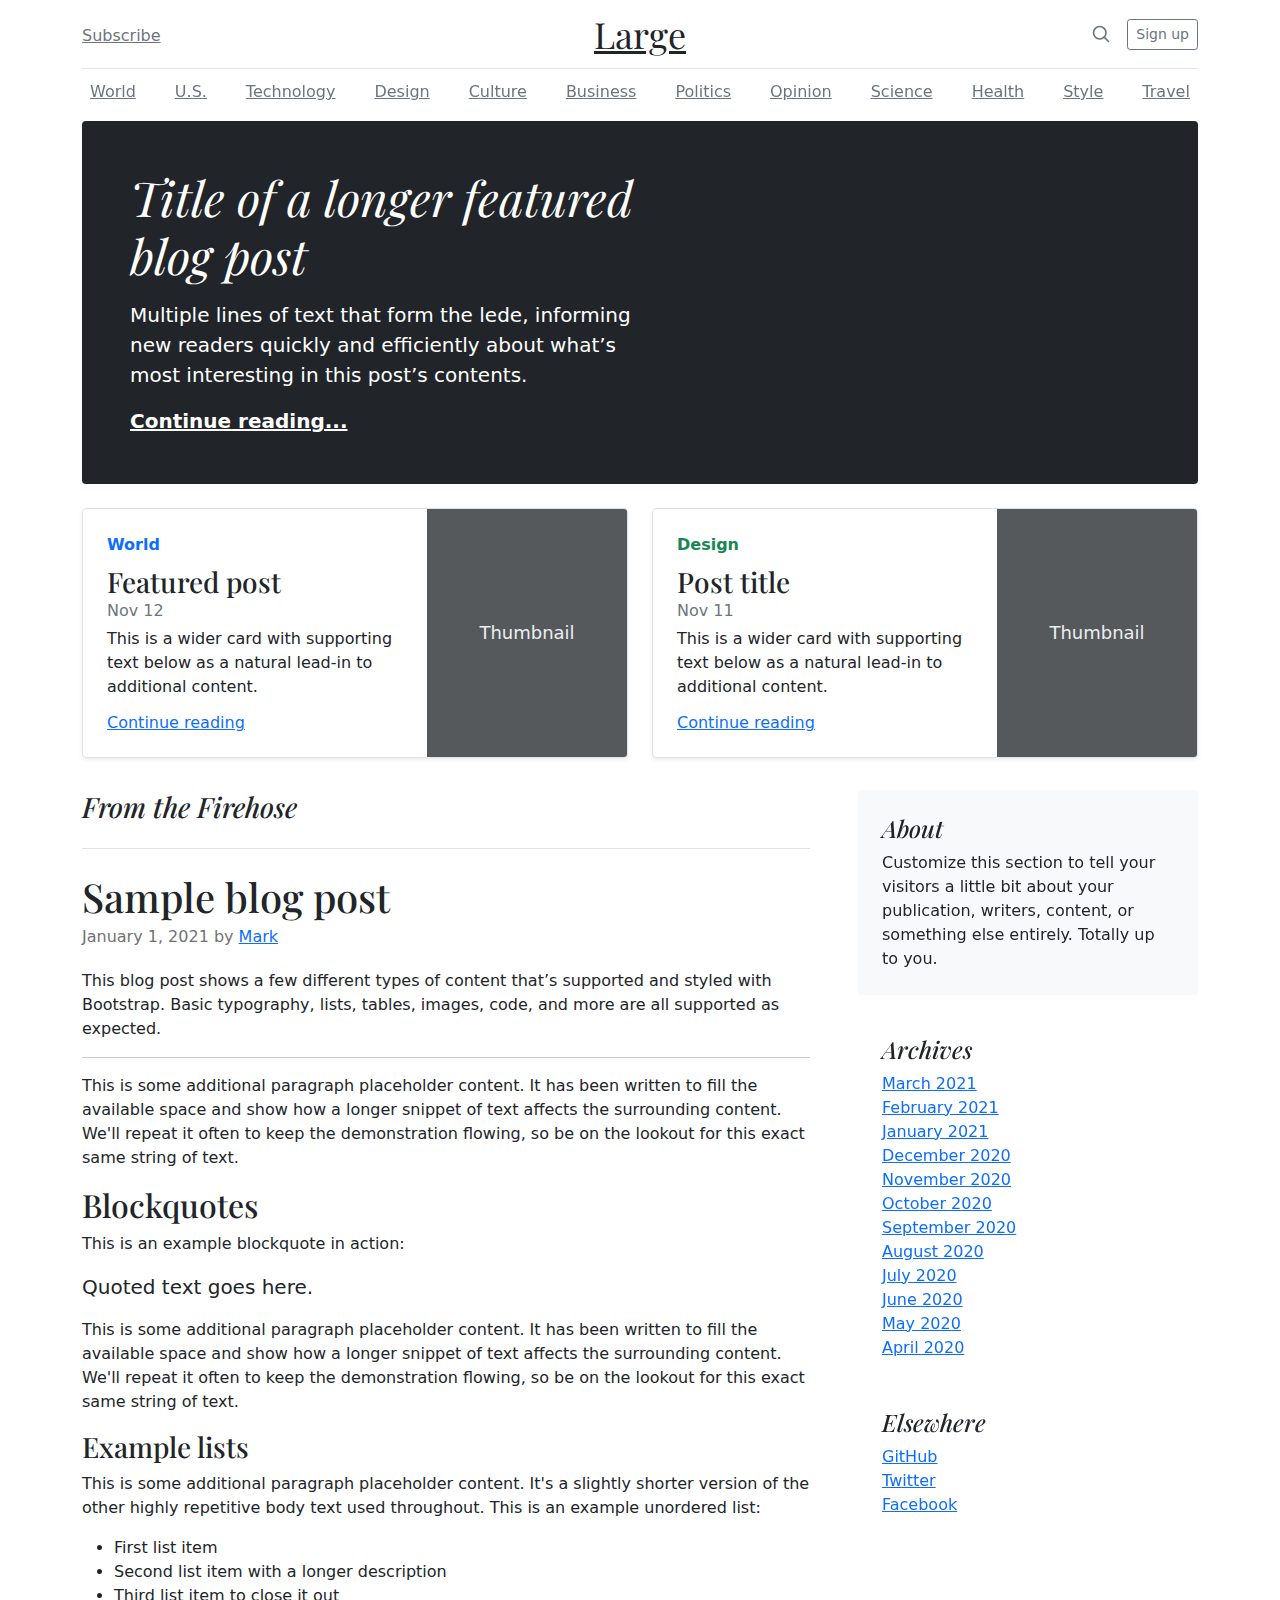
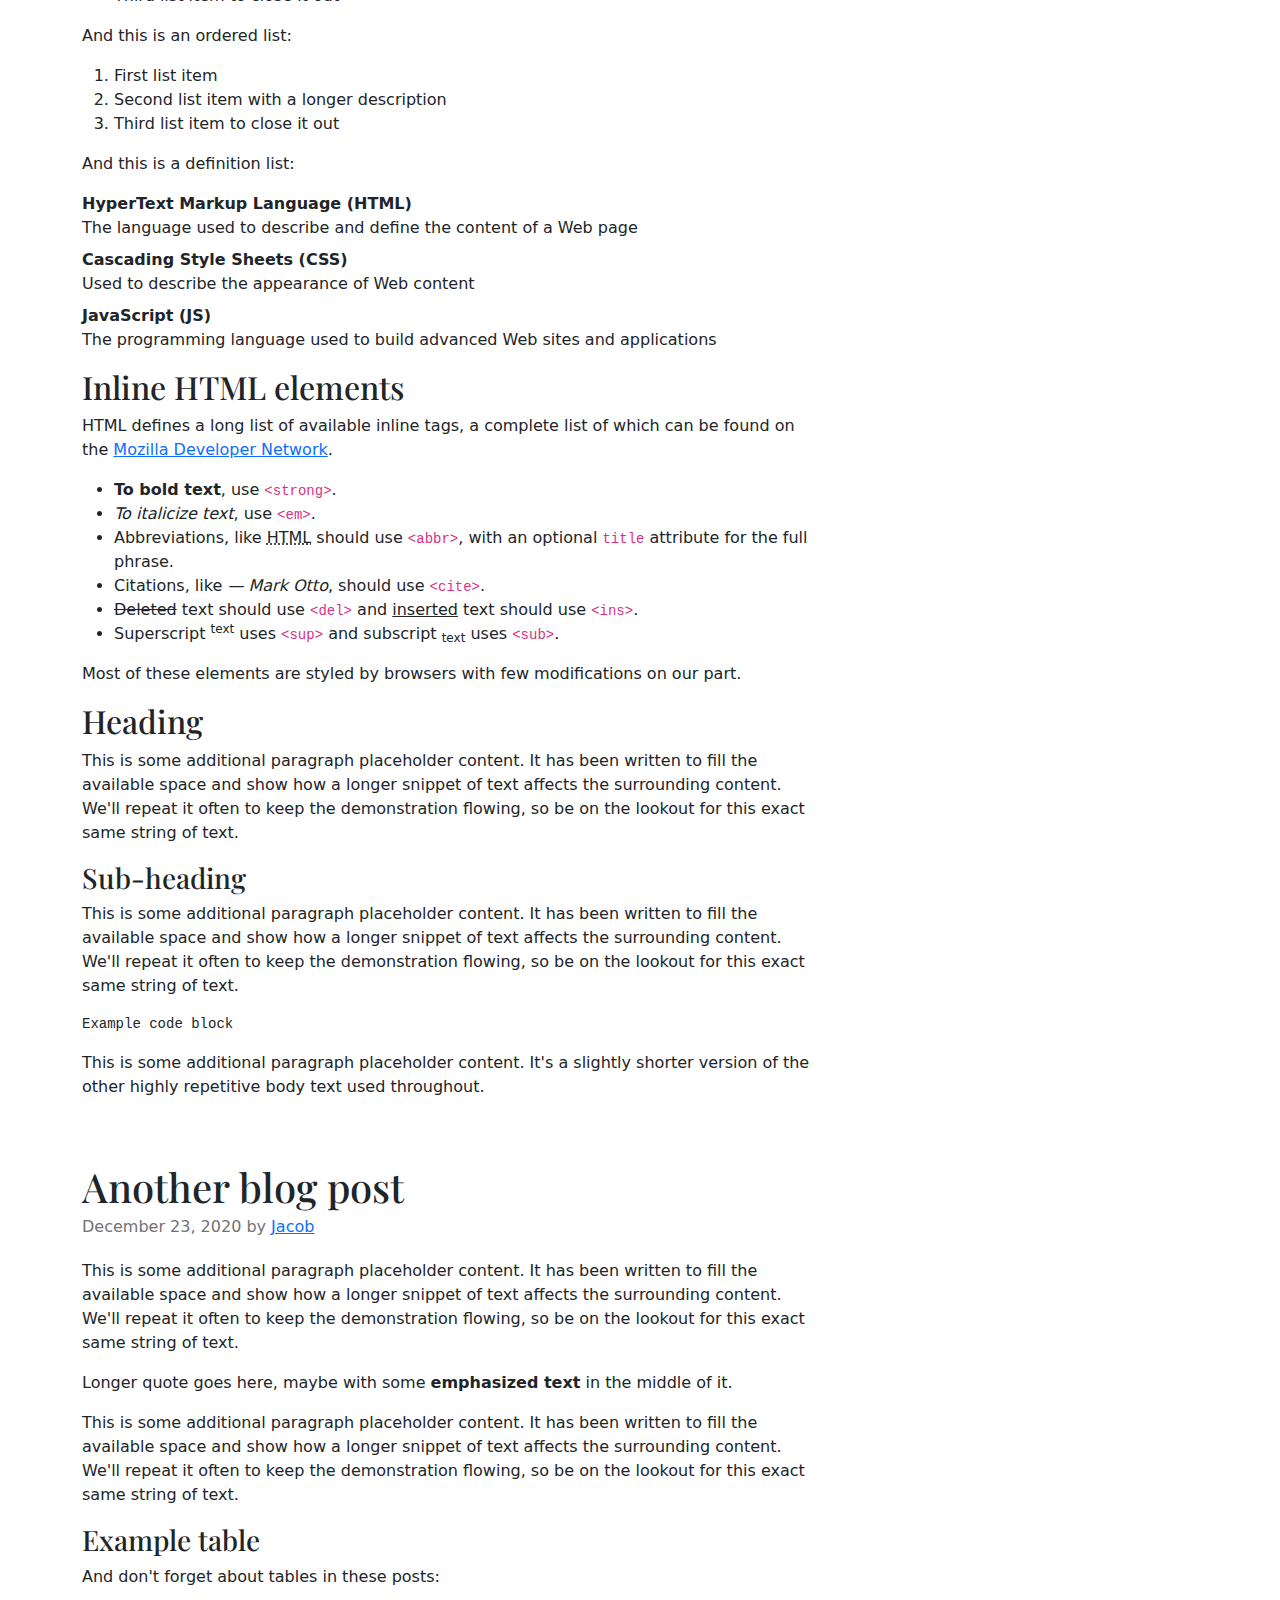
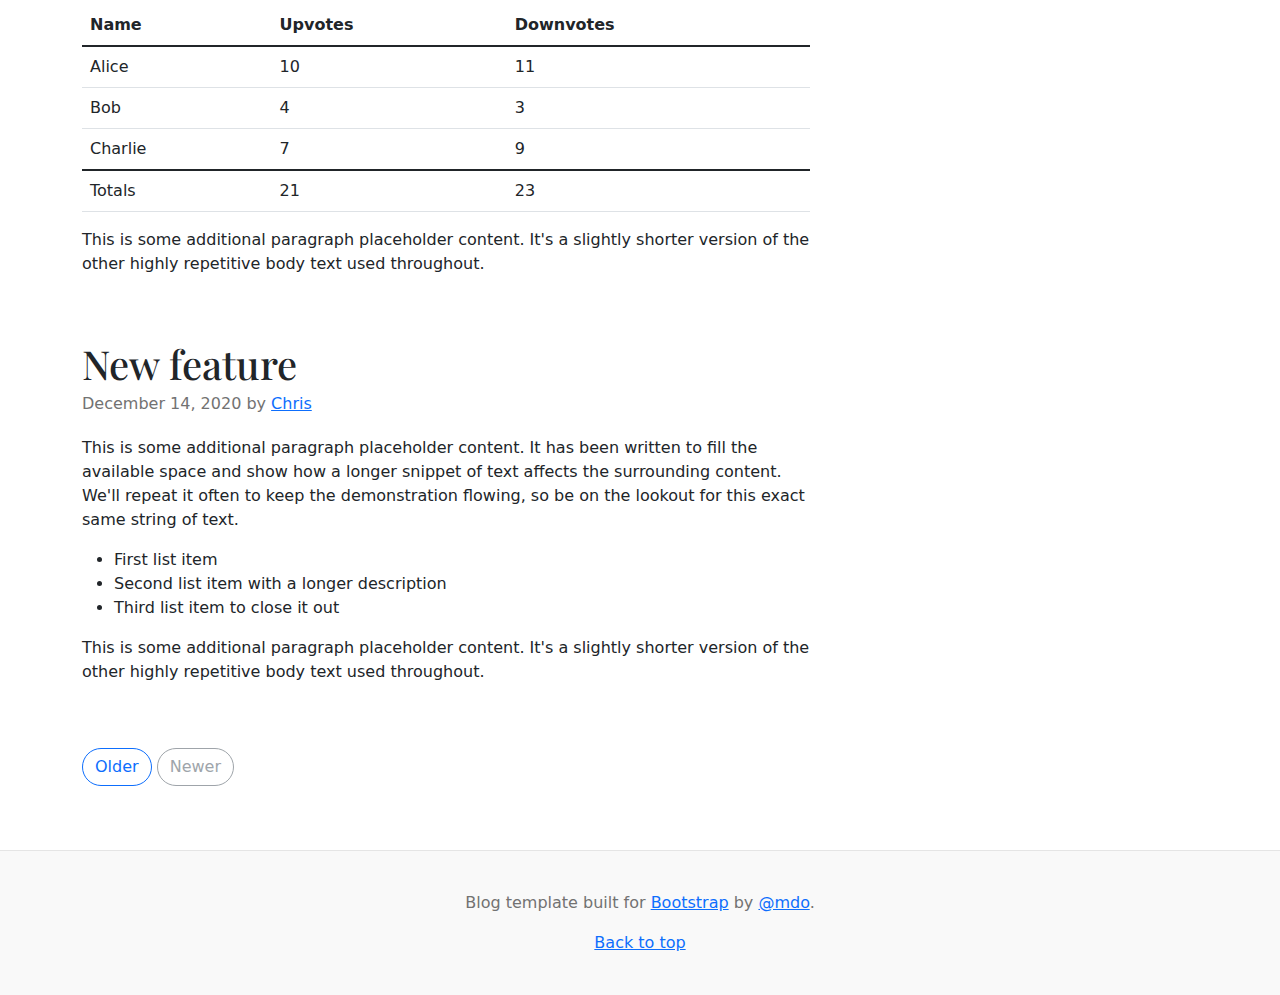
<file: Tugas3/case1/html/blog/index.html>
<!doctype html>
<html lang="en">
  <head>
    <meta charset="utf-8">
    <meta name="viewport" content="width=device-width, initial-scale=1">
    <meta name="description" content="">
    <meta name="author" content="Mark Otto, Jacob Thornton, and Bootstrap contributors">
    <meta name="generator" content="Hugo 0.88.1">
    <title>Blog Template · Bootstrap v5.1</title>

    <link rel="canonical" href="https://getbootstrap.com/docs/5.1/examples/blog/">

    

    <!-- Bootstrap core CSS -->
<link href="../assets/dist/css/bootstrap.min.css" rel="stylesheet">

    <style>
      .bd-placeholder-img {
        font-size: 1.125rem;
        text-anchor: middle;
        -webkit-user-select: none;
        -moz-user-select: none;
        user-select: none;
      }

      @media (min-width: 768px) {
        .bd-placeholder-img-lg {
          font-size: 3.5rem;
        }
      }
    </style>

    
    <!-- Custom styles for this template -->
    <link href="https://fonts.googleapis.com/css?family=Playfair&#43;Display:700,900&amp;display=swap" rel="stylesheet">
    <!-- Custom styles for this template -->
    <link href="blog.css" rel="stylesheet">
  </head>
  <body>
    
<div class="container">
  <header class="blog-header py-3">
    <div class="row flex-nowrap justify-content-between align-items-center">
      <div class="col-4 pt-1">
        <a class="link-secondary" href="#">Subscribe</a>
      </div>
      <div class="col-4 text-center">
        <a class="blog-header-logo text-dark" href="#">Large</a>
      </div>
      <div class="col-4 d-flex justify-content-end align-items-center">
        <a class="link-secondary" href="#" aria-label="Search">
          <svg xmlns="http://www.w3.org/2000/svg" width="20" height="20" fill="none" stroke="currentColor" stroke-linecap="round" stroke-linejoin="round" stroke-width="2" class="mx-3" role="img" viewBox="0 0 24 24"><title>Search</title><circle cx="10.5" cy="10.5" r="7.5"/><path d="M21 21l-5.2-5.2"/></svg>
        </a>
        <a class="btn btn-sm btn-outline-secondary" href="#">Sign up</a>
      </div>
    </div>
  </header>

  <div class="nav-scroller py-1 mb-2">
    <nav class="nav d-flex justify-content-between">
      <a class="p-2 link-secondary" href="#">World</a>
      <a class="p-2 link-secondary" href="#">U.S.</a>
      <a class="p-2 link-secondary" href="#">Technology</a>
      <a class="p-2 link-secondary" href="#">Design</a>
      <a class="p-2 link-secondary" href="#">Culture</a>
      <a class="p-2 link-secondary" href="#">Business</a>
      <a class="p-2 link-secondary" href="#">Politics</a>
      <a class="p-2 link-secondary" href="#">Opinion</a>
      <a class="p-2 link-secondary" href="#">Science</a>
      <a class="p-2 link-secondary" href="#">Health</a>
      <a class="p-2 link-secondary" href="#">Style</a>
      <a class="p-2 link-secondary" href="#">Travel</a>
    </nav>
  </div>
</div>

<main class="container">
  <div class="p-4 p-md-5 mb-4 text-white rounded bg-dark">
    <div class="col-md-6 px-0">
      <h1 class="display-4 fst-italic">Title of a longer featured blog post</h1>
      <p class="lead my-3">Multiple lines of text that form the lede, informing new readers quickly and efficiently about what’s most interesting in this post’s contents.</p>
      <p class="lead mb-0"><a href="#" class="text-white fw-bold">Continue reading...</a></p>
    </div>
  </div>

  <div class="row mb-2">
    <div class="col-md-6">
      <div class="row g-0 border rounded overflow-hidden flex-md-row mb-4 shadow-sm h-md-250 position-relative">
        <div class="col p-4 d-flex flex-column position-static">
          <strong class="d-inline-block mb-2 text-primary">World</strong>
          <h3 class="mb-0">Featured post</h3>
          <div class="mb-1 text-muted">Nov 12</div>
          <p class="card-text mb-auto">This is a wider card with supporting text below as a natural lead-in to additional content.</p>
          <a href="#" class="stretched-link">Continue reading</a>
        </div>
        <div class="col-auto d-none d-lg-block">
          <svg class="bd-placeholder-img" width="200" height="250" xmlns="http://www.w3.org/2000/svg" role="img" aria-label="Placeholder: Thumbnail" preserveAspectRatio="xMidYMid slice" focusable="false"><title>Placeholder</title><rect width="100%" height="100%" fill="#55595c"/><text x="50%" y="50%" fill="#eceeef" dy=".3em">Thumbnail</text></svg>

        </div>
      </div>
    </div>
    <div class="col-md-6">
      <div class="row g-0 border rounded overflow-hidden flex-md-row mb-4 shadow-sm h-md-250 position-relative">
        <div class="col p-4 d-flex flex-column position-static">
          <strong class="d-inline-block mb-2 text-success">Design</strong>
          <h3 class="mb-0">Post title</h3>
          <div class="mb-1 text-muted">Nov 11</div>
          <p class="mb-auto">This is a wider card with supporting text below as a natural lead-in to additional content.</p>
          <a href="#" class="stretched-link">Continue reading</a>
        </div>
        <div class="col-auto d-none d-lg-block">
          <svg class="bd-placeholder-img" width="200" height="250" xmlns="http://www.w3.org/2000/svg" role="img" aria-label="Placeholder: Thumbnail" preserveAspectRatio="xMidYMid slice" focusable="false"><title>Placeholder</title><rect width="100%" height="100%" fill="#55595c"/><text x="50%" y="50%" fill="#eceeef" dy=".3em">Thumbnail</text></svg>

        </div>
      </div>
    </div>
  </div>

  <div class="row g-5">
    <div class="col-md-8">
      <h3 class="pb-4 mb-4 fst-italic border-bottom">
        From the Firehose
      </h3>

      <article class="blog-post">
        <h2 class="blog-post-title">Sample blog post</h2>
        <p class="blog-post-meta">January 1, 2021 by <a href="#">Mark</a></p>

        <p>This blog post shows a few different types of content that’s supported and styled with Bootstrap. Basic typography, lists, tables, images, code, and more are all supported as expected.</p>
        <hr>
        <p>This is some additional paragraph placeholder content. It has been written to fill the available space and show how a longer snippet of text affects the surrounding content. We'll repeat it often to keep the demonstration flowing, so be on the lookout for this exact same string of text.</p>
        <h2>Blockquotes</h2>
        <p>This is an example blockquote in action:</p>
        <blockquote class="blockquote">
          <p>Quoted text goes here.</p>
        </blockquote>
        <p>This is some additional paragraph placeholder content. It has been written to fill the available space and show how a longer snippet of text affects the surrounding content. We'll repeat it often to keep the demonstration flowing, so be on the lookout for this exact same string of text.</p>
        <h3>Example lists</h3>
        <p>This is some additional paragraph placeholder content. It's a slightly shorter version of the other highly repetitive body text used throughout. This is an example unordered list:</p>
        <ul>
          <li>First list item</li>
          <li>Second list item with a longer description</li>
          <li>Third list item to close it out</li>
        </ul>
        <p>And this is an ordered list:</p>
        <ol>
          <li>First list item</li>
          <li>Second list item with a longer description</li>
          <li>Third list item to close it out</li>
        </ol>
        <p>And this is a definition list:</p>
        <dl>
          <dt>HyperText Markup Language (HTML)</dt>
          <dd>The language used to describe and define the content of a Web page</dd>
          <dt>Cascading Style Sheets (CSS)</dt>
          <dd>Used to describe the appearance of Web content</dd>
          <dt>JavaScript (JS)</dt>
          <dd>The programming language used to build advanced Web sites and applications</dd>
        </dl>
        <h2>Inline HTML elements</h2>
        <p>HTML defines a long list of available inline tags, a complete list of which can be found on the <a href="https://developer.mozilla.org/en-US/docs/Web/HTML/Element">Mozilla Developer Network</a>.</p>
        <ul>
          <li><strong>To bold text</strong>, use <code class="language-plaintext highlighter-rouge">&lt;strong&gt;</code>.</li>
          <li><em>To italicize text</em>, use <code class="language-plaintext highlighter-rouge">&lt;em&gt;</code>.</li>
          <li>Abbreviations, like <abbr title="HyperText Markup Langage">HTML</abbr> should use <code class="language-plaintext highlighter-rouge">&lt;abbr&gt;</code>, with an optional <code class="language-plaintext highlighter-rouge">title</code> attribute for the full phrase.</li>
          <li>Citations, like <cite>— Mark Otto</cite>, should use <code class="language-plaintext highlighter-rouge">&lt;cite&gt;</code>.</li>
          <li><del>Deleted</del> text should use <code class="language-plaintext highlighter-rouge">&lt;del&gt;</code> and <ins>inserted</ins> text should use <code class="language-plaintext highlighter-rouge">&lt;ins&gt;</code>.</li>
          <li>Superscript <sup>text</sup> uses <code class="language-plaintext highlighter-rouge">&lt;sup&gt;</code> and subscript <sub>text</sub> uses <code class="language-plaintext highlighter-rouge">&lt;sub&gt;</code>.</li>
        </ul>
        <p>Most of these elements are styled by browsers with few modifications on our part.</p>
        <h2>Heading</h2>
        <p>This is some additional paragraph placeholder content. It has been written to fill the available space and show how a longer snippet of text affects the surrounding content. We'll repeat it often to keep the demonstration flowing, so be on the lookout for this exact same string of text.</p>
        <h3>Sub-heading</h3>
        <p>This is some additional paragraph placeholder content. It has been written to fill the available space and show how a longer snippet of text affects the surrounding content. We'll repeat it often to keep the demonstration flowing, so be on the lookout for this exact same string of text.</p>
        <pre><code>Example code block</code></pre>
        <p>This is some additional paragraph placeholder content. It's a slightly shorter version of the other highly repetitive body text used throughout.</p>
      </article>

      <article class="blog-post">
        <h2 class="blog-post-title">Another blog post</h2>
        <p class="blog-post-meta">December 23, 2020 by <a href="#">Jacob</a></p>

        <p>This is some additional paragraph placeholder content. It has been written to fill the available space and show how a longer snippet of text affects the surrounding content. We'll repeat it often to keep the demonstration flowing, so be on the lookout for this exact same string of text.</p>
        <blockquote>
          <p>Longer quote goes here, maybe with some <strong>emphasized text</strong> in the middle of it.</p>
        </blockquote>
        <p>This is some additional paragraph placeholder content. It has been written to fill the available space and show how a longer snippet of text affects the surrounding content. We'll repeat it often to keep the demonstration flowing, so be on the lookout for this exact same string of text.</p>
        <h3>Example table</h3>
        <p>And don't forget about tables in these posts:</p>
        <table class="table">
          <thead>
            <tr>
              <th>Name</th>
              <th>Upvotes</th>
              <th>Downvotes</th>
            </tr>
          </thead>
          <tbody>
            <tr>
              <td>Alice</td>
              <td>10</td>
              <td>11</td>
            </tr>
            <tr>
              <td>Bob</td>
              <td>4</td>
              <td>3</td>
            </tr>
            <tr>
              <td>Charlie</td>
              <td>7</td>
              <td>9</td>
            </tr>
          </tbody>
          <tfoot>
            <tr>
              <td>Totals</td>
              <td>21</td>
              <td>23</td>
            </tr>
          </tfoot>
        </table>

        <p>This is some additional paragraph placeholder content. It's a slightly shorter version of the other highly repetitive body text used throughout.</p>
      </article>

      <article class="blog-post">
        <h2 class="blog-post-title">New feature</h2>
        <p class="blog-post-meta">December 14, 2020 by <a href="#">Chris</a></p>

        <p>This is some additional paragraph placeholder content. It has been written to fill the available space and show how a longer snippet of text affects the surrounding content. We'll repeat it often to keep the demonstration flowing, so be on the lookout for this exact same string of text.</p>
        <ul>
          <li>First list item</li>
          <li>Second list item with a longer description</li>
          <li>Third list item to close it out</li>
        </ul>
        <p>This is some additional paragraph placeholder content. It's a slightly shorter version of the other highly repetitive body text used throughout.</p>
      </article>

      <nav class="blog-pagination" aria-label="Pagination">
        <a class="btn btn-outline-primary" href="#">Older</a>
        <a class="btn btn-outline-secondary disabled">Newer</a>
      </nav>

    </div>

    <div class="col-md-4">
      <div class="position-sticky" style="top: 2rem;">
        <div class="p-4 mb-3 bg-light rounded">
          <h4 class="fst-italic">About</h4>
          <p class="mb-0">Customize this section to tell your visitors a little bit about your publication, writers, content, or something else entirely. Totally up to you.</p>
        </div>

        <div class="p-4">
          <h4 class="fst-italic">Archives</h4>
          <ol class="list-unstyled mb-0">
            <li><a href="#">March 2021</a></li>
            <li><a href="#">February 2021</a></li>
            <li><a href="#">January 2021</a></li>
            <li><a href="#">December 2020</a></li>
            <li><a href="#">November 2020</a></li>
            <li><a href="#">October 2020</a></li>
            <li><a href="#">September 2020</a></li>
            <li><a href="#">August 2020</a></li>
            <li><a href="#">July 2020</a></li>
            <li><a href="#">June 2020</a></li>
            <li><a href="#">May 2020</a></li>
            <li><a href="#">April 2020</a></li>
          </ol>
        </div>

        <div class="p-4">
          <h4 class="fst-italic">Elsewhere</h4>
          <ol class="list-unstyled">
            <li><a href="#">GitHub</a></li>
            <li><a href="#">Twitter</a></li>
            <li><a href="#">Facebook</a></li>
          </ol>
        </div>
      </div>
    </div>
  </div>

</main>

<footer class="blog-footer">
  <p>Blog template built for <a href="https://getbootstrap.com/">Bootstrap</a> by <a href="https://twitter.com/mdo">@mdo</a>.</p>
  <p>
    <a href="#">Back to top</a>
  </p>
</footer>


    
  </body>
</html>
</file>
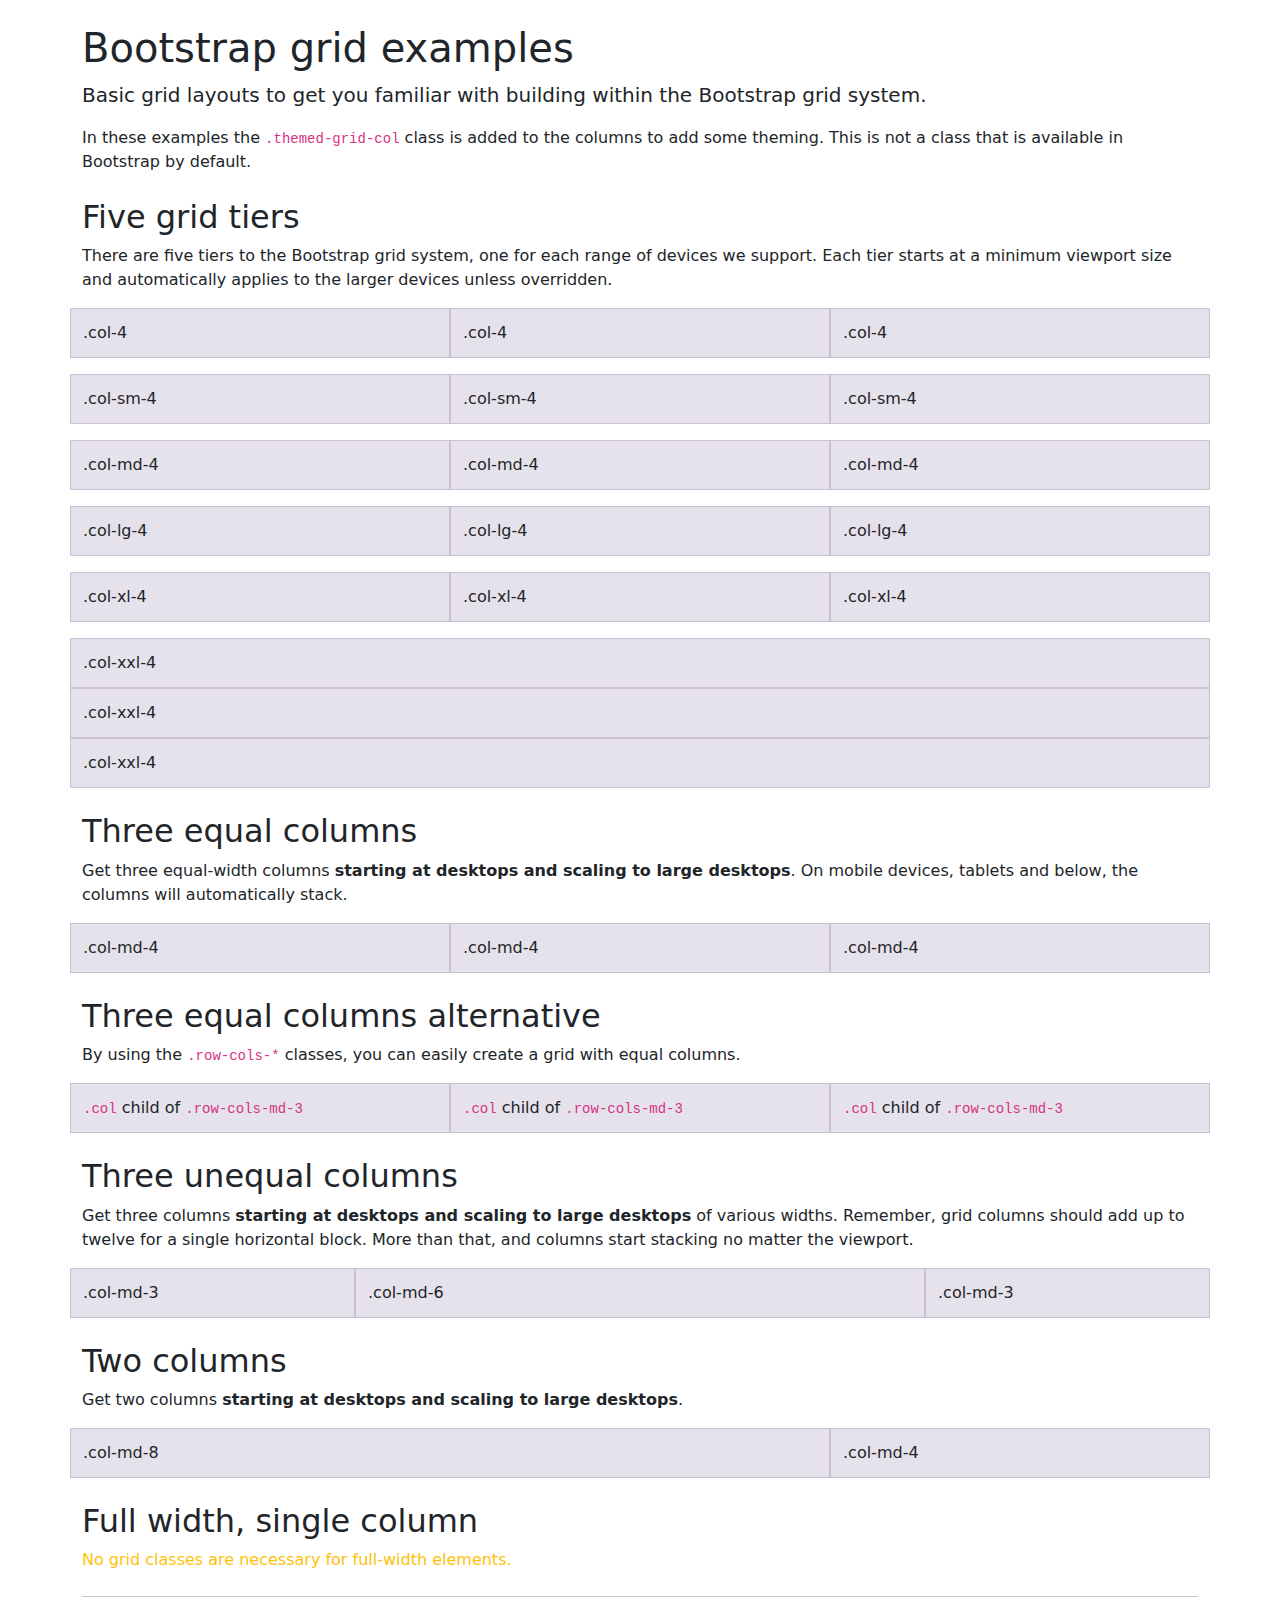
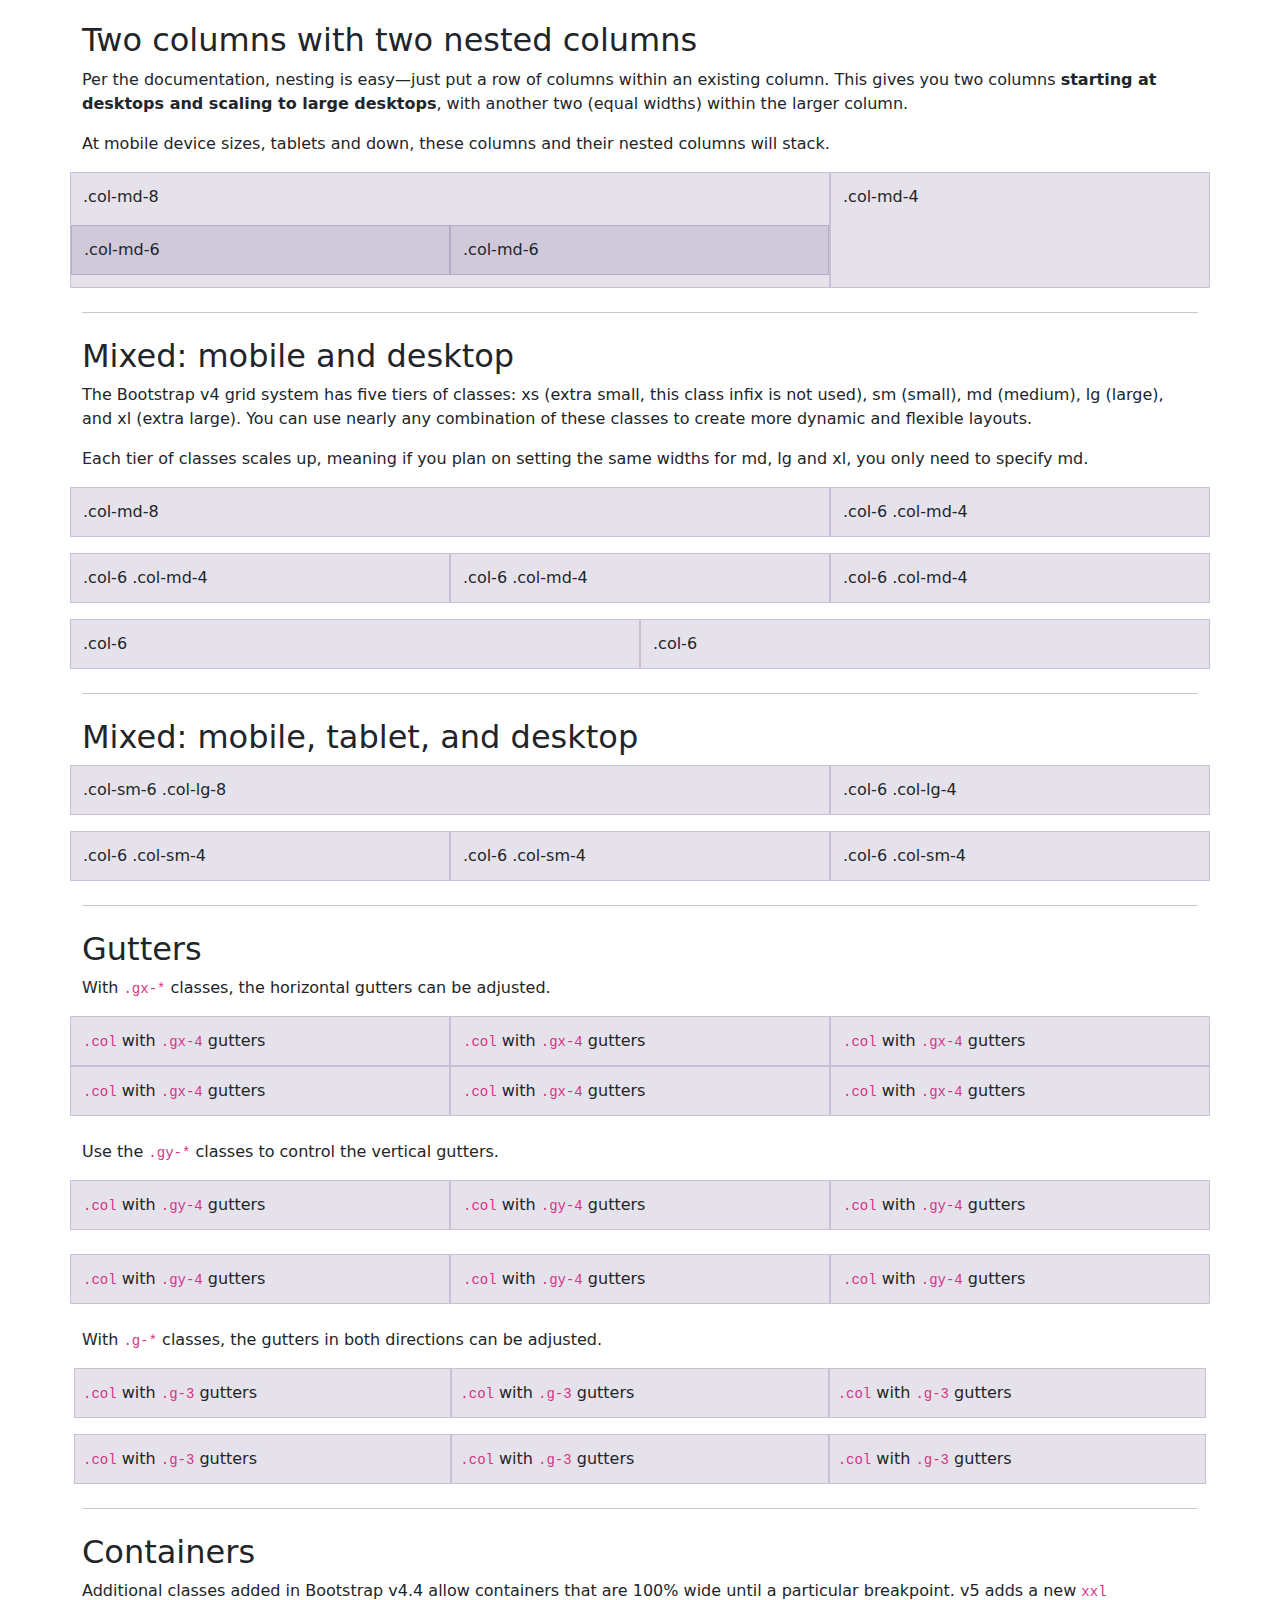
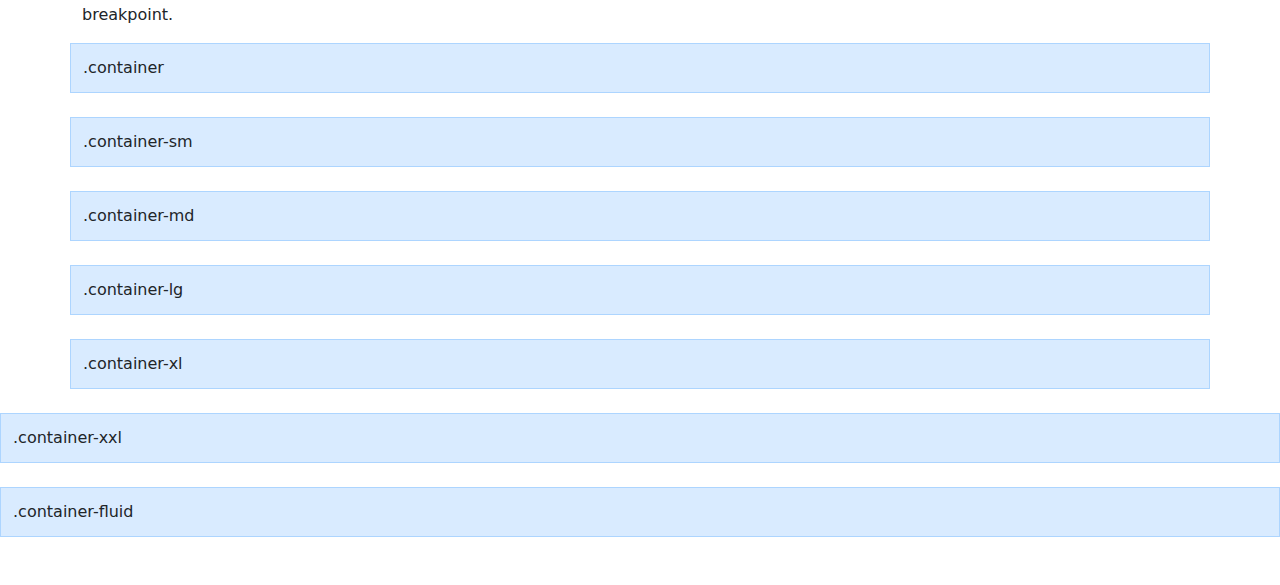
<file: Tugas3/case1/html/grid/index.html>
<!doctype html>
<html lang="en">
  <head>
    <meta charset="utf-8">
    <meta name="viewport" content="width=device-width, initial-scale=1">
    <meta name="description" content="">
    <meta name="author" content="Mark Otto, Jacob Thornton, and Bootstrap contributors">
    <meta name="generator" content="Hugo 0.88.1">
    <title>Grid Template · Bootstrap v5.1</title>

    <link rel="canonical" href="https://getbootstrap.com/docs/5.1/examples/grid/">

    

    <!-- Bootstrap core CSS -->
<link href="../assets/dist/css/bootstrap.min.css" rel="stylesheet">

    <style>
      .bd-placeholder-img {
        font-size: 1.125rem;
        text-anchor: middle;
        -webkit-user-select: none;
        -moz-user-select: none;
        user-select: none;
      }

      @media (min-width: 768px) {
        .bd-placeholder-img-lg {
          font-size: 3.5rem;
        }
      }
    </style>

    
    <!-- Custom styles for this template -->
    <link href="grid.css" rel="stylesheet">
  </head>
  <body class="py-4">
    
<main>
  <div class="container">

    <h1>Bootstrap grid examples</h1>
    <p class="lead">Basic grid layouts to get you familiar with building within the Bootstrap grid system.</p>
    <p>In these examples the <code>.themed-grid-col</code> class is added to the columns to add some theming. This is not a class that is available in Bootstrap by default.</p>

    <h2 class="mt-4">Five grid tiers</h2>
    <p>There are five tiers to the Bootstrap grid system, one for each range of devices we support. Each tier starts at a minimum viewport size and automatically applies to the larger devices unless overridden.</p>

    <div class="row mb-3">
      <div class="col-4 themed-grid-col">.col-4</div>
      <div class="col-4 themed-grid-col">.col-4</div>
      <div class="col-4 themed-grid-col">.col-4</div>
    </div>

    <div class="row mb-3">
      <div class="col-sm-4 themed-grid-col">.col-sm-4</div>
      <div class="col-sm-4 themed-grid-col">.col-sm-4</div>
      <div class="col-sm-4 themed-grid-col">.col-sm-4</div>
    </div>

    <div class="row mb-3">
      <div class="col-md-4 themed-grid-col">.col-md-4</div>
      <div class="col-md-4 themed-grid-col">.col-md-4</div>
      <div class="col-md-4 themed-grid-col">.col-md-4</div>
    </div>

    <div class="row mb-3">
      <div class="col-lg-4 themed-grid-col">.col-lg-4</div>
      <div class="col-lg-4 themed-grid-col">.col-lg-4</div>
      <div class="col-lg-4 themed-grid-col">.col-lg-4</div>
    </div>

    <div class="row mb-3">
      <div class="col-xl-4 themed-grid-col">.col-xl-4</div>
      <div class="col-xl-4 themed-grid-col">.col-xl-4</div>
      <div class="col-xl-4 themed-grid-col">.col-xl-4</div>
    </div>

    <div class="row mb-3">
      <div class="col-xxl-4 themed-grid-col">.col-xxl-4</div>
      <div class="col-xxl-4 themed-grid-col">.col-xxl-4</div>
      <div class="col-xxl-4 themed-grid-col">.col-xxl-4</div>
    </div>

    <h2 class="mt-4">Three equal columns</h2>
    <p>Get three equal-width columns <strong>starting at desktops and scaling to large desktops</strong>. On mobile devices, tablets and below, the columns will automatically stack.</p>
    <div class="row mb-3">
      <div class="col-md-4 themed-grid-col">.col-md-4</div>
      <div class="col-md-4 themed-grid-col">.col-md-4</div>
      <div class="col-md-4 themed-grid-col">.col-md-4</div>
    </div>

    <h2 class="mt-4">Three equal columns alternative</h2>
    <p>By using the <code>.row-cols-*</code> classes, you can easily create a grid with equal columns.</p>
    <div class="row row-cols-md-3 mb-3">
      <div class="col themed-grid-col"><code>.col</code> child of <code>.row-cols-md-3</code></div>
      <div class="col themed-grid-col"><code>.col</code> child of <code>.row-cols-md-3</code></div>
      <div class="col themed-grid-col"><code>.col</code> child of <code>.row-cols-md-3</code></div>
    </div>

    <h2 class="mt-4">Three unequal columns</h2>
    <p>Get three columns <strong>starting at desktops and scaling to large desktops</strong> of various widths. Remember, grid columns should add up to twelve for a single horizontal block. More than that, and columns start stacking no matter the viewport.</p>
    <div class="row mb-3">
      <div class="col-md-3 themed-grid-col">.col-md-3</div>
      <div class="col-md-6 themed-grid-col">.col-md-6</div>
      <div class="col-md-3 themed-grid-col">.col-md-3</div>
    </div>

    <h2 class="mt-4">Two columns</h2>
    <p>Get two columns <strong>starting at desktops and scaling to large desktops</strong>.</p>
    <div class="row mb-3">
      <div class="col-md-8 themed-grid-col">.col-md-8</div>
      <div class="col-md-4 themed-grid-col">.col-md-4</div>
    </div>

    <h2 class="mt-4">Full width, single column</h2>
    <p class="text-warning">
      No grid classes are necessary for full-width elements.
    </p>

    <hr class="my-4">

    <h2 class="mt-4">Two columns with two nested columns</h2>
    <p>Per the documentation, nesting is easy—just put a row of columns within an existing column. This gives you two columns <strong>starting at desktops and scaling to large desktops</strong>, with another two (equal widths) within the larger column.</p>
    <p>At mobile device sizes, tablets and down, these columns and their nested columns will stack.</p>
    <div class="row mb-3">
      <div class="col-md-8 themed-grid-col">
        <div class="pb-3">
          .col-md-8
        </div>
        <div class="row">
          <div class="col-md-6 themed-grid-col">.col-md-6</div>
          <div class="col-md-6 themed-grid-col">.col-md-6</div>
        </div>
      </div>
      <div class="col-md-4 themed-grid-col">.col-md-4</div>
    </div>

    <hr class="my-4">

    <h2 class="mt-4">Mixed: mobile and desktop</h2>
    <p>The Bootstrap v4 grid system has five tiers of classes: xs (extra small, this class infix is not used), sm (small), md (medium), lg (large), and xl (extra large). You can use nearly any combination of these classes to create more dynamic and flexible layouts.</p>
    <p>Each tier of classes scales up, meaning if you plan on setting the same widths for md, lg and xl, you only need to specify md.</p>
    <div class="row mb-3">
      <div class="col-md-8 themed-grid-col">.col-md-8</div>
      <div class="col-6 col-md-4 themed-grid-col">.col-6 .col-md-4</div>
    </div>
    <div class="row mb-3">
      <div class="col-6 col-md-4 themed-grid-col">.col-6 .col-md-4</div>
      <div class="col-6 col-md-4 themed-grid-col">.col-6 .col-md-4</div>
      <div class="col-6 col-md-4 themed-grid-col">.col-6 .col-md-4</div>
    </div>
    <div class="row mb-3">
      <div class="col-6 themed-grid-col">.col-6</div>
      <div class="col-6 themed-grid-col">.col-6</div>
    </div>

    <hr class="my-4">

    <h2 class="mt-4">Mixed: mobile, tablet, and desktop</h2>
    <div class="row mb-3">
      <div class="col-sm-6 col-lg-8 themed-grid-col">.col-sm-6 .col-lg-8</div>
      <div class="col-6 col-lg-4 themed-grid-col">.col-6 .col-lg-4</div>
    </div>
    <div class="row mb-3">
      <div class="col-6 col-sm-4 themed-grid-col">.col-6 .col-sm-4</div>
      <div class="col-6 col-sm-4 themed-grid-col">.col-6 .col-sm-4</div>
      <div class="col-6 col-sm-4 themed-grid-col">.col-6 .col-sm-4</div>
    </div>

    <hr class="my-4">

    <h2 class="mt-4">Gutters</h2>
    <p>With <code>.gx-*</code> classes, the horizontal gutters can be adjusted.</p>
    <div class="row row-cols-1 row-cols-md-3 gx-4">
      <div class="col themed-grid-col"><code>.col</code> with <code>.gx-4</code> gutters</div>
      <div class="col themed-grid-col"><code>.col</code> with <code>.gx-4</code> gutters</div>
      <div class="col themed-grid-col"><code>.col</code> with <code>.gx-4</code> gutters</div>
      <div class="col themed-grid-col"><code>.col</code> with <code>.gx-4</code> gutters</div>
      <div class="col themed-grid-col"><code>.col</code> with <code>.gx-4</code> gutters</div>
      <div class="col themed-grid-col"><code>.col</code> with <code>.gx-4</code> gutters</div>
    </div>
    <p class="mt-4">Use the <code>.gy-*</code> classes to control the vertical gutters.</p>
    <div class="row row-cols-1 row-cols-md-3 gy-4">
      <div class="col themed-grid-col"><code>.col</code> with <code>.gy-4</code> gutters</div>
      <div class="col themed-grid-col"><code>.col</code> with <code>.gy-4</code> gutters</div>
      <div class="col themed-grid-col"><code>.col</code> with <code>.gy-4</code> gutters</div>
      <div class="col themed-grid-col"><code>.col</code> with <code>.gy-4</code> gutters</div>
      <div class="col themed-grid-col"><code>.col</code> with <code>.gy-4</code> gutters</div>
      <div class="col themed-grid-col"><code>.col</code> with <code>.gy-4</code> gutters</div>
    </div>
    <p class="mt-4">With <code>.g-*</code> classes, the gutters in both directions can be adjusted.</p>
    <div class="row row-cols-1 row-cols-md-3 g-3">
      <div class="col themed-grid-col"><code>.col</code> with <code>.g-3</code> gutters</div>
      <div class="col themed-grid-col"><code>.col</code> with <code>.g-3</code> gutters</div>
      <div class="col themed-grid-col"><code>.col</code> with <code>.g-3</code> gutters</div>
      <div class="col themed-grid-col"><code>.col</code> with <code>.g-3</code> gutters</div>
      <div class="col themed-grid-col"><code>.col</code> with <code>.g-3</code> gutters</div>
      <div class="col themed-grid-col"><code>.col</code> with <code>.g-3</code> gutters</div>
    </div>
  </div>

  <div class="container" id="containers">
    <hr class="my-4">

    <h2 class="mt-4">Containers</h2>
    <p>Additional classes added in Bootstrap v4.4 allow containers that are 100% wide until a particular breakpoint. v5 adds a new <code>xxl</code> breakpoint.</p>
  </div>

  <div class="container themed-container">.container</div>
  <div class="container-sm themed-container">.container-sm</div>
  <div class="container-md themed-container">.container-md</div>
  <div class="container-lg themed-container">.container-lg</div>
  <div class="container-xl themed-container">.container-xl</div>
  <div class="container-xxl themed-container">.container-xxl</div>
  <div class="container-fluid themed-container">.container-fluid</div>
</main>


    
  </body>
</html>
</file>
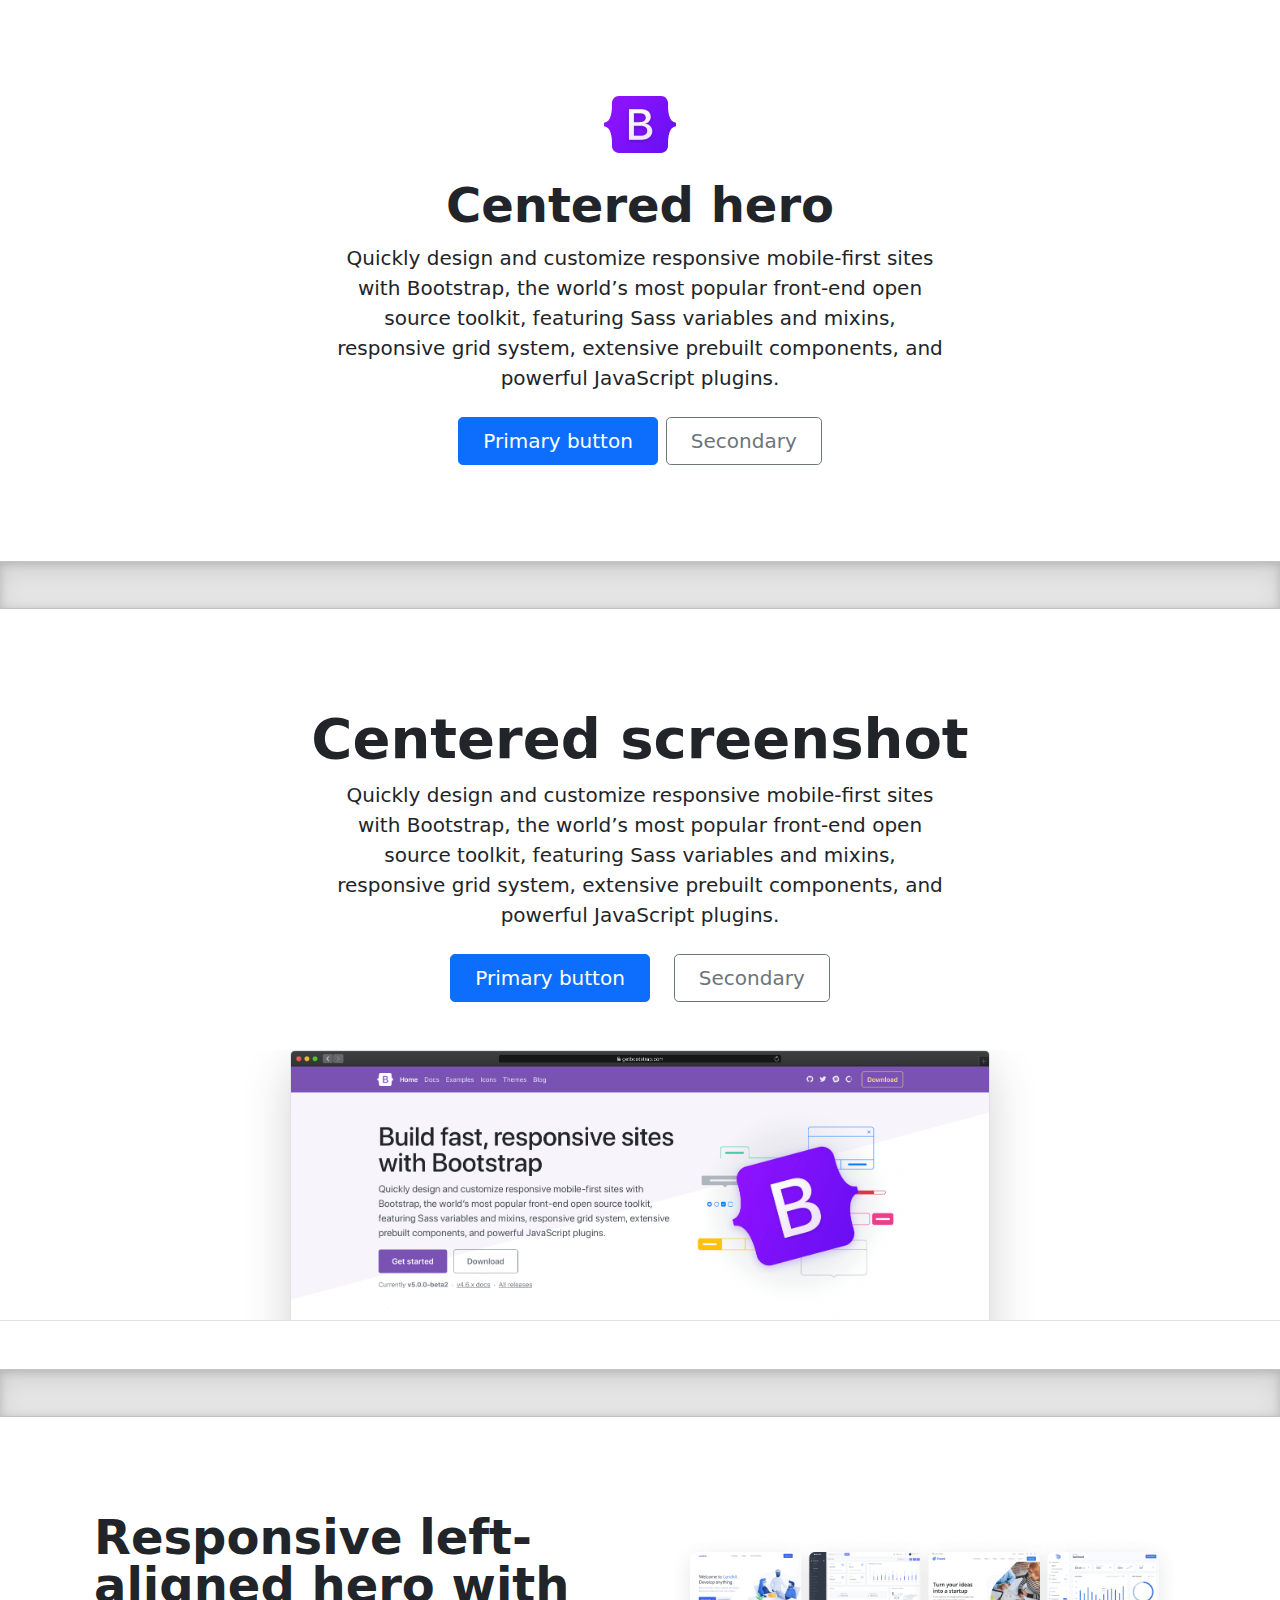
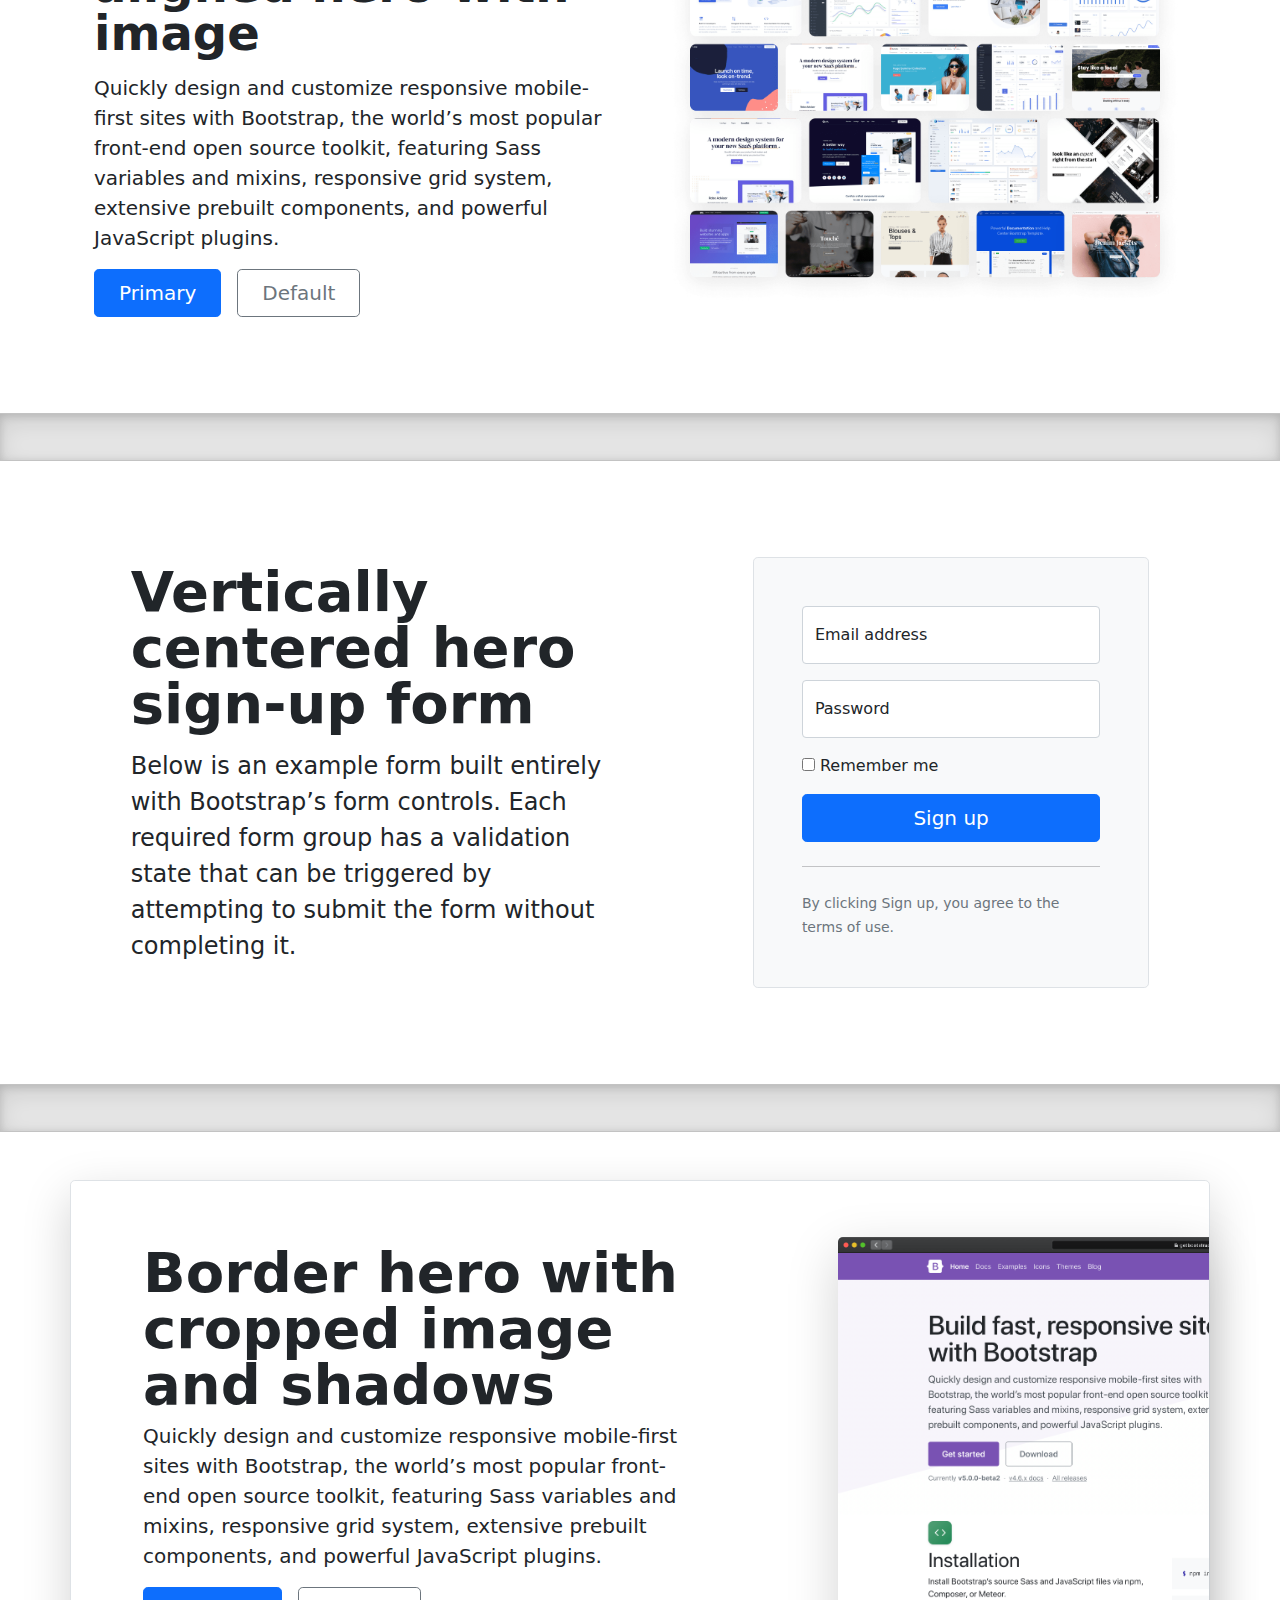
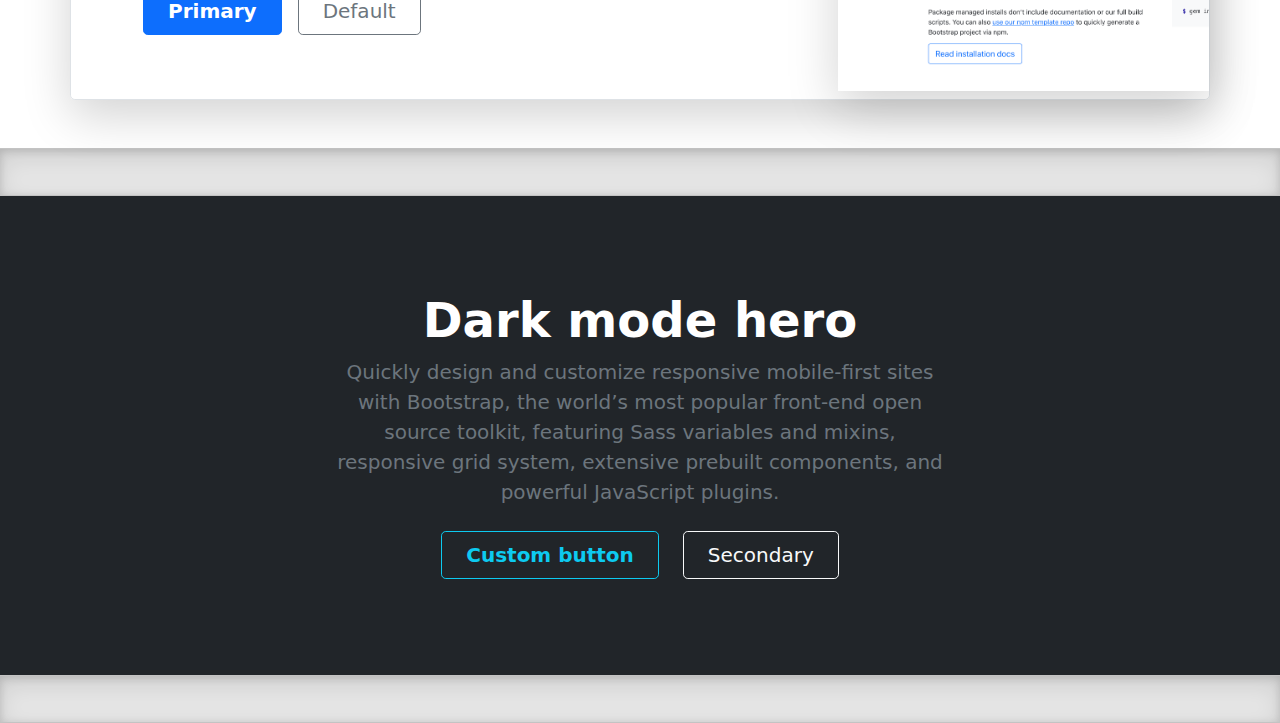
<file: Tugas3/case1/html/heroes/index.html>
<!doctype html>
<html lang="en">
  <head>
    <meta charset="utf-8">
    <meta name="viewport" content="width=device-width, initial-scale=1">
    <meta name="description" content="">
    <meta name="author" content="Mark Otto, Jacob Thornton, and Bootstrap contributors">
    <meta name="generator" content="Hugo 0.88.1">
    <title>Heroes · Bootstrap v5.1</title>

    <link rel="canonical" href="https://getbootstrap.com/docs/5.1/examples/heroes/">

    

    <!-- Bootstrap core CSS -->
<link href="../assets/dist/css/bootstrap.min.css" rel="stylesheet">

    <style>
      .bd-placeholder-img {
        font-size: 1.125rem;
        text-anchor: middle;
        -webkit-user-select: none;
        -moz-user-select: none;
        user-select: none;
      }

      @media (min-width: 768px) {
        .bd-placeholder-img-lg {
          font-size: 3.5rem;
        }
      }
    </style>

    
    <!-- Custom styles for this template -->
    <link href="heroes.css" rel="stylesheet">
  </head>
  <body>
    
<main>
  <h1 class="visually-hidden">Heroes examples</h1>

  <div class="px-4 py-5 my-5 text-center">
    <img class="d-block mx-auto mb-4" src="../assets/brand/bootstrap-logo.svg" alt="" width="72" height="57">
    <h1 class="display-5 fw-bold">Centered hero</h1>
    <div class="col-lg-6 mx-auto">
      <p class="lead mb-4">Quickly design and customize responsive mobile-first sites with Bootstrap, the world’s most popular front-end open source toolkit, featuring Sass variables and mixins, responsive grid system, extensive prebuilt components, and powerful JavaScript plugins.</p>
      <div class="d-grid gap-2 d-sm-flex justify-content-sm-center">
        <button type="button" class="btn btn-primary btn-lg px-4 gap-3">Primary button</button>
        <button type="button" class="btn btn-outline-secondary btn-lg px-4">Secondary</button>
      </div>
    </div>
  </div>

  <div class="b-example-divider"></div>

  <div class="px-4 pt-5 my-5 text-center border-bottom">
    <h1 class="display-4 fw-bold">Centered screenshot</h1>
    <div class="col-lg-6 mx-auto">
      <p class="lead mb-4">Quickly design and customize responsive mobile-first sites with Bootstrap, the world’s most popular front-end open source toolkit, featuring Sass variables and mixins, responsive grid system, extensive prebuilt components, and powerful JavaScript plugins.</p>
      <div class="d-grid gap-2 d-sm-flex justify-content-sm-center mb-5">
        <button type="button" class="btn btn-primary btn-lg px-4 me-sm-3">Primary button</button>
        <button type="button" class="btn btn-outline-secondary btn-lg px-4">Secondary</button>
      </div>
    </div>
    <div class="overflow-hidden" style="max-height: 30vh;">
      <div class="container px-5">
        <img src="bootstrap-docs.png" class="img-fluid border rounded-3 shadow-lg mb-4" alt="Example image" width="700" height="500" loading="lazy">
      </div>
    </div>
  </div>

  <div class="b-example-divider"></div>

  <div class="container col-xxl-8 px-4 py-5">
    <div class="row flex-lg-row-reverse align-items-center g-5 py-5">
      <div class="col-10 col-sm-8 col-lg-6">
        <img src="bootstrap-themes.png" class="d-block mx-lg-auto img-fluid" alt="Bootstrap Themes" width="700" height="500" loading="lazy">
      </div>
      <div class="col-lg-6">
        <h1 class="display-5 fw-bold lh-1 mb-3">Responsive left-aligned hero with image</h1>
        <p class="lead">Quickly design and customize responsive mobile-first sites with Bootstrap, the world’s most popular front-end open source toolkit, featuring Sass variables and mixins, responsive grid system, extensive prebuilt components, and powerful JavaScript plugins.</p>
        <div class="d-grid gap-2 d-md-flex justify-content-md-start">
          <button type="button" class="btn btn-primary btn-lg px-4 me-md-2">Primary</button>
          <button type="button" class="btn btn-outline-secondary btn-lg px-4">Default</button>
        </div>
      </div>
    </div>
  </div>

  <div class="b-example-divider"></div>

  <div class="container col-xl-10 col-xxl-8 px-4 py-5">
    <div class="row align-items-center g-lg-5 py-5">
      <div class="col-lg-7 text-center text-lg-start">
        <h1 class="display-4 fw-bold lh-1 mb-3">Vertically centered hero sign-up form</h1>
        <p class="col-lg-10 fs-4">Below is an example form built entirely with Bootstrap’s form controls. Each required form group has a validation state that can be triggered by attempting to submit the form without completing it.</p>
      </div>
      <div class="col-md-10 mx-auto col-lg-5">
        <form class="p-4 p-md-5 border rounded-3 bg-light">
          <div class="form-floating mb-3">
            <input type="email" class="form-control" id="floatingInput" placeholder="name@example.com">
            <label for="floatingInput">Email address</label>
          </div>
          <div class="form-floating mb-3">
            <input type="password" class="form-control" id="floatingPassword" placeholder="Password">
            <label for="floatingPassword">Password</label>
          </div>
          <div class="checkbox mb-3">
            <label>
              <input type="checkbox" value="remember-me"> Remember me
            </label>
          </div>
          <button class="w-100 btn btn-lg btn-primary" type="submit">Sign up</button>
          <hr class="my-4">
          <small class="text-muted">By clicking Sign up, you agree to the terms of use.</small>
        </form>
      </div>
    </div>
  </div>

  <div class="b-example-divider"></div>

  <div class="container my-5">
    <div class="row p-4 pb-0 pe-lg-0 pt-lg-5 align-items-center rounded-3 border shadow-lg">
      <div class="col-lg-7 p-3 p-lg-5 pt-lg-3">
        <h1 class="display-4 fw-bold lh-1">Border hero with cropped image and shadows</h1>
        <p class="lead">Quickly design and customize responsive mobile-first sites with Bootstrap, the world’s most popular front-end open source toolkit, featuring Sass variables and mixins, responsive grid system, extensive prebuilt components, and powerful JavaScript plugins.</p>
        <div class="d-grid gap-2 d-md-flex justify-content-md-start mb-4 mb-lg-3">
          <button type="button" class="btn btn-primary btn-lg px-4 me-md-2 fw-bold">Primary</button>
          <button type="button" class="btn btn-outline-secondary btn-lg px-4">Default</button>
        </div>
      </div>
      <div class="col-lg-4 offset-lg-1 p-0 overflow-hidden shadow-lg">
          <img class="rounded-lg-3" src="bootstrap-docs.png" alt="" width="720">
      </div>
    </div>
  </div>

  <div class="b-example-divider"></div>

  <div class="bg-dark text-secondary px-4 py-5 text-center">
    <div class="py-5">
      <h1 class="display-5 fw-bold text-white">Dark mode hero</h1>
      <div class="col-lg-6 mx-auto">
        <p class="fs-5 mb-4">Quickly design and customize responsive mobile-first sites with Bootstrap, the world’s most popular front-end open source toolkit, featuring Sass variables and mixins, responsive grid system, extensive prebuilt components, and powerful JavaScript plugins.</p>
        <div class="d-grid gap-2 d-sm-flex justify-content-sm-center">
          <button type="button" class="btn btn-outline-info btn-lg px-4 me-sm-3 fw-bold">Custom button</button>
          <button type="button" class="btn btn-outline-light btn-lg px-4">Secondary</button>
        </div>
      </div>
    </div>
  </div>

  <div class="b-example-divider mb-0"></div>
</main>


    <script src="../assets/dist/js/bootstrap.bundle.min.js"></script>

      
  </body>
</html>
</file>
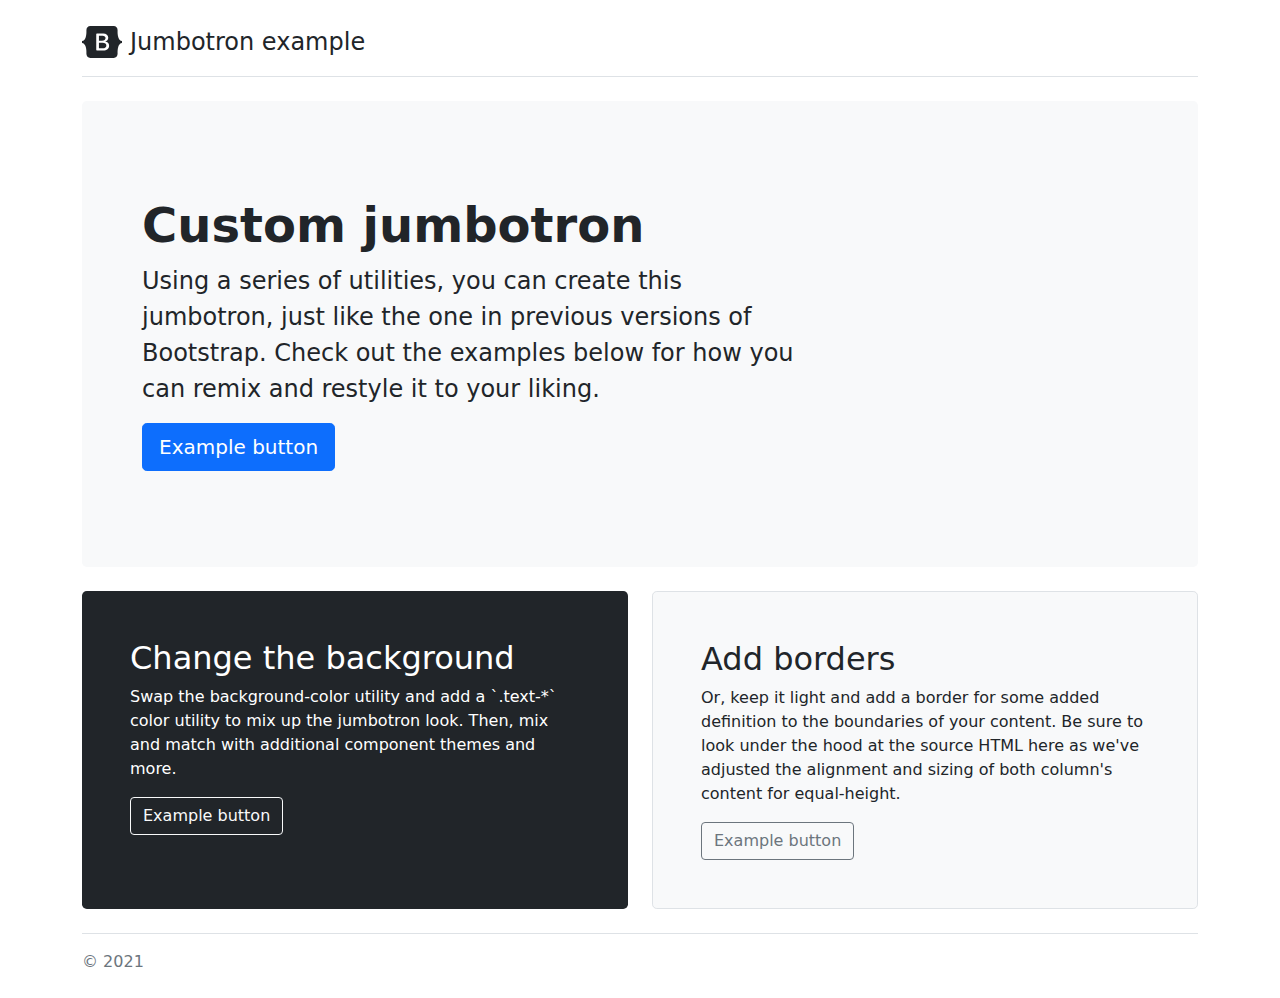
<file: Tugas3/case1/html/jumbotron/index.html>
<!doctype html>
<html lang="en">
  <head>
    <meta charset="utf-8">
    <meta name="viewport" content="width=device-width, initial-scale=1">
    <meta name="description" content="">
    <meta name="author" content="Mark Otto, Jacob Thornton, and Bootstrap contributors">
    <meta name="generator" content="Hugo 0.88.1">
    <title>Jumbotron example · Bootstrap v5.1</title>

    <link rel="canonical" href="https://getbootstrap.com/docs/5.1/examples/jumbotron/">

    

    <!-- Bootstrap core CSS -->
<link href="../assets/dist/css/bootstrap.min.css" rel="stylesheet">

    <style>
      .bd-placeholder-img {
        font-size: 1.125rem;
        text-anchor: middle;
        -webkit-user-select: none;
        -moz-user-select: none;
        user-select: none;
      }

      @media (min-width: 768px) {
        .bd-placeholder-img-lg {
          font-size: 3.5rem;
        }
      }
    </style>

    
  </head>
  <body>
    
<main>
  <div class="container py-4">
    <header class="pb-3 mb-4 border-bottom">
      <a href="/" class="d-flex align-items-center text-dark text-decoration-none">
        <svg xmlns="http://www.w3.org/2000/svg" width="40" height="32" class="me-2" viewBox="0 0 118 94" role="img"><title>Bootstrap</title><path fill-rule="evenodd" clip-rule="evenodd" d="M24.509 0c-6.733 0-11.715 5.893-11.492 12.284.214 6.14-.064 14.092-2.066 20.577C8.943 39.365 5.547 43.485 0 44.014v5.972c5.547.529 8.943 4.649 10.951 11.153 2.002 6.485 2.28 14.437 2.066 20.577C12.794 88.106 17.776 94 24.51 94H93.5c6.733 0 11.714-5.893 11.491-12.284-.214-6.14.064-14.092 2.066-20.577 2.009-6.504 5.396-10.624 10.943-11.153v-5.972c-5.547-.529-8.934-4.649-10.943-11.153-2.002-6.484-2.28-14.437-2.066-20.577C105.214 5.894 100.233 0 93.5 0H24.508zM80 57.863C80 66.663 73.436 72 62.543 72H44a2 2 0 01-2-2V24a2 2 0 012-2h18.437c9.083 0 15.044 4.92 15.044 12.474 0 5.302-4.01 10.049-9.119 10.88v.277C75.317 46.394 80 51.21 80 57.863zM60.521 28.34H49.948v14.934h8.905c6.884 0 10.68-2.772 10.68-7.727 0-4.643-3.264-7.207-9.012-7.207zM49.948 49.2v16.458H60.91c7.167 0 10.964-2.876 10.964-8.281 0-5.406-3.903-8.178-11.425-8.178H49.948z" fill="currentColor"></path></svg>
        <span class="fs-4">Jumbotron example</span>
      </a>
    </header>

    <div class="p-5 mb-4 bg-light rounded-3">
      <div class="container-fluid py-5">
        <h1 class="display-5 fw-bold">Custom jumbotron</h1>
        <p class="col-md-8 fs-4">Using a series of utilities, you can create this jumbotron, just like the one in previous versions of Bootstrap. Check out the examples below for how you can remix and restyle it to your liking.</p>
        <button class="btn btn-primary btn-lg" type="button">Example button</button>
      </div>
    </div>

    <div class="row align-items-md-stretch">
      <div class="col-md-6">
        <div class="h-100 p-5 text-white bg-dark rounded-3">
          <h2>Change the background</h2>
          <p>Swap the background-color utility and add a `.text-*` color utility to mix up the jumbotron look. Then, mix and match with additional component themes and more.</p>
          <button class="btn btn-outline-light" type="button">Example button</button>
        </div>
      </div>
      <div class="col-md-6">
        <div class="h-100 p-5 bg-light border rounded-3">
          <h2>Add borders</h2>
          <p>Or, keep it light and add a border for some added definition to the boundaries of your content. Be sure to look under the hood at the source HTML here as we've adjusted the alignment and sizing of both column's content for equal-height.</p>
          <button class="btn btn-outline-secondary" type="button">Example button</button>
        </div>
      </div>
    </div>

    <footer class="pt-3 mt-4 text-muted border-top">
      &copy; 2021
    </footer>
  </div>
</main>


    
  </body>
</html>
</file>
<file: Tugas3/case1/html/blog/blog.css>
/* stylelint-disable selector-list-comma-newline-after */

.blog-header {
  line-height: 1;
  border-bottom: 1px solid #e5e5e5;
}

.blog-header-logo {
  font-family: "Playfair Display", Georgia, "Times New Roman", serif/*rtl:Amiri, Georgia, "Times New Roman", serif*/;
  font-size: 2.25rem;
}

.blog-header-logo:hover {
  text-decoration: none;
}

h1, h2, h3, h4, h5, h6 {
  font-family: "Playfair Display", Georgia, "Times New Roman", serif/*rtl:Amiri, Georgia, "Times New Roman", serif*/;
}

.display-4 {
  font-size: 2.5rem;
}
@media (min-width: 768px) {
  .display-4 {
    font-size: 3rem;
  }
}

.nav-scroller {
  position: relative;
  z-index: 2;
  height: 2.75rem;
  overflow-y: hidden;
}

.nav-scroller .nav {
  display: flex;
  flex-wrap: nowrap;
  padding-bottom: 1rem;
  margin-top: -1px;
  overflow-x: auto;
  text-align: center;
  white-space: nowrap;
  -webkit-overflow-scrolling: touch;
}

.nav-scroller .nav-link {
  padding-top: .75rem;
  padding-bottom: .75rem;
  font-size: .875rem;
}

.card-img-right {
  height: 100%;
  border-radius: 0 3px 3px 0;
}

.flex-auto {
  flex: 0 0 auto;
}

.h-250 { height: 250px; }
@media (min-width: 768px) {
  .h-md-250 { height: 250px; }
}

/* Pagination */
.blog-pagination {
  margin-bottom: 4rem;
}
.blog-pagination > .btn {
  border-radius: 2rem;
}

/*
 * Blog posts
 */
.blog-post {
  margin-bottom: 4rem;
}
.blog-post-title {
  margin-bottom: .25rem;
  font-size: 2.5rem;
}
.blog-post-meta {
  margin-bottom: 1.25rem;
  color: #727272;
}

/*
 * Footer
 */
.blog-footer {
  padding: 2.5rem 0;
  color: #727272;
  text-align: center;
  background-color: #f9f9f9;
  border-top: .05rem solid #e5e5e5;
}
.blog-footer p:last-child {
  margin-bottom: 0;
}
</file>
<file: Tugas3/case1/html/grid/grid.css>
.themed-grid-col {
  padding-top: .75rem;
  padding-bottom: .75rem;
  background-color: rgba(86, 61, 124, .15);
  border: 1px solid rgba(86, 61, 124, .2);
}

.themed-container {
  padding: .75rem;
  margin-bottom: 1.5rem;
  background-color: rgba(0, 123, 255, .15);
  border: 1px solid rgba(0, 123, 255, .2);
}
</file>
<file: Tugas3/case1/html/heroes/heroes.css>
.b-example-divider {
  height: 3rem;
  background-color: rgba(0, 0, 0, .1);
  border: solid rgba(0, 0, 0, .15);
  border-width: 1px 0;
  box-shadow: inset 0 .5em 1.5em rgba(0, 0, 0, .1), inset 0 .125em .5em rgba(0, 0, 0, .15);
}

@media (min-width: 992px) {
  .rounded-lg-3 { border-radius: .3rem; }
}
</file>
